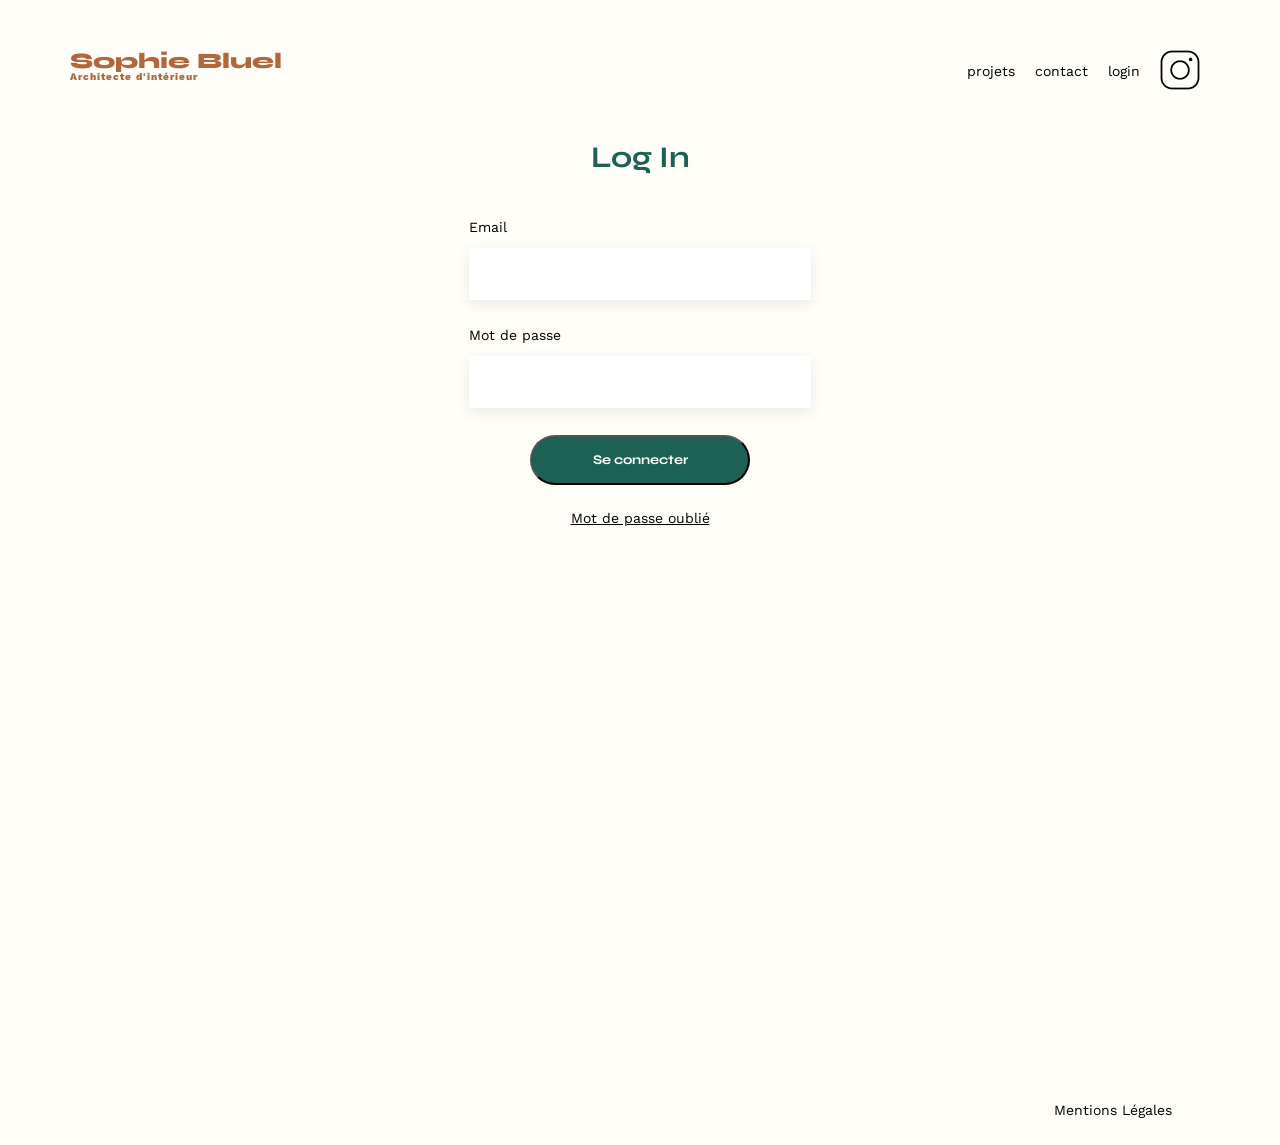
<file: FrontEnd/login.html>
<!DOCTYPE html>
<html lang="fr">
<head>
	<meta charset="UTF-8">
	<title>Page de Connexion</title>
	<meta name="viewport" content="width=device-width, initial-scale=1.0">
	<link rel="preconnect" href="https://fonts.googleapis.com">
	<link rel="preconnect" href="https://fonts.gstatic.com" crossorigin>
	<link href="https://fonts.googleapis.com/css2?family=Syne:wght@700;800&family=Work+Sans&display=swap" rel="stylesheet">
	<meta name="description" content="">
	<link rel="stylesheet" href="./assets/stylelogin.css">
</head>
<body>
<header>
	<h1>Sophie Bluel <span>Architecte d'intérieur</span></h1>
	<nav>
		<ul>
			<li>projets</li>
			<li>contact</li>
			<li>login</li>
			<li><img src="./assets/icons/instagram.png" alt="Instagram"></li>
		</ul>
	</nav>
</header>
<main>
    <section class="login">
		<h2>Log In</h2>
		<p></p>
		<form action="submit" method="POST">
			<label for="email">Email</label>
			<input type="email" id="email">
			<label for="password">Mot de passe</label>
			<input type="password" id="password">
			<button class="submit">Se connecter</button>
            <h3>Mot de passe oublié</h3>
		</form>
	</section>
</main>

<footer>
	<nav class="size">
		<ul>
			<li>Mentions Légales</li>
		</ul>
	</nav>
</footer>
<script src="login.js"></script>
</body>
</html>
</file>
<file: FrontEnd/assets/stylelogin.css>
/* http://meyerweb.com/eric/tools/css/reset/
   v2.0 | 20110126
   License: none (public domain)
*/

html, body, div, span, applet, object, iframe,
h1, h2, h3, h4, h5, h6, p, blockquote, pre,
a, abbr, acronym, address, big, cite, code,
del, dfn, em, img, ins, kbd, q, s, samp,
small, strike, strong, sub, sup, tt, var,
b, u, i, center,
dl, dt, dd, ol, ul, li,
fieldset, form, label, legend,
table, caption, tbody, tfoot, thead, tr, th, td,
article, aside, canvas, details, embed,
figure, figcaption, footer, header, hgroup,
menu, nav, output, ruby, section, summary,
time, mark, audio, video {
	margin: 0;
	padding: 0;
	border: 0;
	font-size: 100%;
	font: inherit;
	vertical-align: baseline;
	background: #fffef8;
}
/* HTML5 display-role reset for older browsers */
article, aside, details, figcaption, figure,
footer, header, hgroup, menu, nav, section {
	display: block;
}
body {
	line-height: 1;
}
ol, ul {
	list-style: none;
}
blockquote, q {
	quotes: none;
}
blockquote:before, blockquote:after,
q:before, q:after {
	content: '';
	content: none;
}
table {
	border-collapse: collapse;
	border-spacing: 0;
}
/** end reset css**/
body {
	max-width: 1140px;
	margin:auto;
	font-family: 'Work Sans' ;
	font-size: 14px;
}
header {
	display: flex;
	justify-content: space-between;
	margin: 50px 0
}
section {
	margin: 50px 0
}

h1{
	display: flex;
	flex-direction: column;
	font-family: 'Syne';
	font-size: 22px;
	font-weight: 800;
	color: #B1663C
}

h1 > span {
	font-family: 'Work Sans';
	font-size:10px;
	letter-spacing: 0.1em;
;
}

h2{
	font-family: 'Syne';
	font-weight: 700;
	font-size: 30px;
	color: #1D6154
}
nav ul {
	display: flex;
	align-items: center;
	list-style-type: none;

}
nav li {
	padding: 0 10px;
}

li:hover {
	color: #B1663C;
}
#introduction {
	display: flex;
	align-items: center;
}
#introduction figure {
	flex: 1
}
#introduction img {
	display: block;
	margin: auto;
	width: 80%;
}

#introduction article {
	flex: 1;
	display: flex;
	justify-content: center;
	align-items: center;
	padding-top : 80px;
	margin-bottom : -50px;
}
#introduction h2 {
	margin-bottom: 1em;
}

#introduction p {
	margin-bottom: 0.5em;
}
#portfolio h2 {
	text-align: center;
	margin-bottom: 1em;
}
.gallery {
	width: 100%;
	display: grid;
	grid-template-columns: 1fr 1fr 1fr;
	grid-column-gap: 20px;
	grid-row-gap: 20px;
}

.gallery img {
	width: 100%;

}
.login {
	width: 30%;
margin: auto;
}
.login > * {
	text-align: center;

}
.login h2{
	margin-bottom: 20px;
}
.login form {
	text-align: left;
	display: flex;
	flex-direction: column;
}

.login input {
	height: 50px;
	font-size: 1.2em;
	border: none;
	box-shadow: 0px 4px 14px rgba(0, 0, 0, 0.09);
}
.login label {
	margin: 2em 0 1em 0;
}
.login textarea {
	border: none;
	box-shadow: 0px 4px 14px rgba(0, 0, 0, 0.09);
}

.submit {
	font-family: 'Syne';
	font-weight: 700;
	color: white;
	background-color: #1D6154;
	margin : 2em auto ;
	width: 220px;
	height : 50px;
	text-align: center;
	border-radius: 60px ;
}

footer nav ul {
	display: flex;
	justify-content: flex-end;
	margin: 2em;
	padding-top : 550px
}

h3 {
	display: flex;
	justify-content: center;
	text-decoration: underline black;
}

p {
	color: red;
	font-family: 'Syne';
}

.inputErrorLogin {
	border : 1px solid red;
}

li {
	text-decoration: none;
	color : black;
}
</file>
